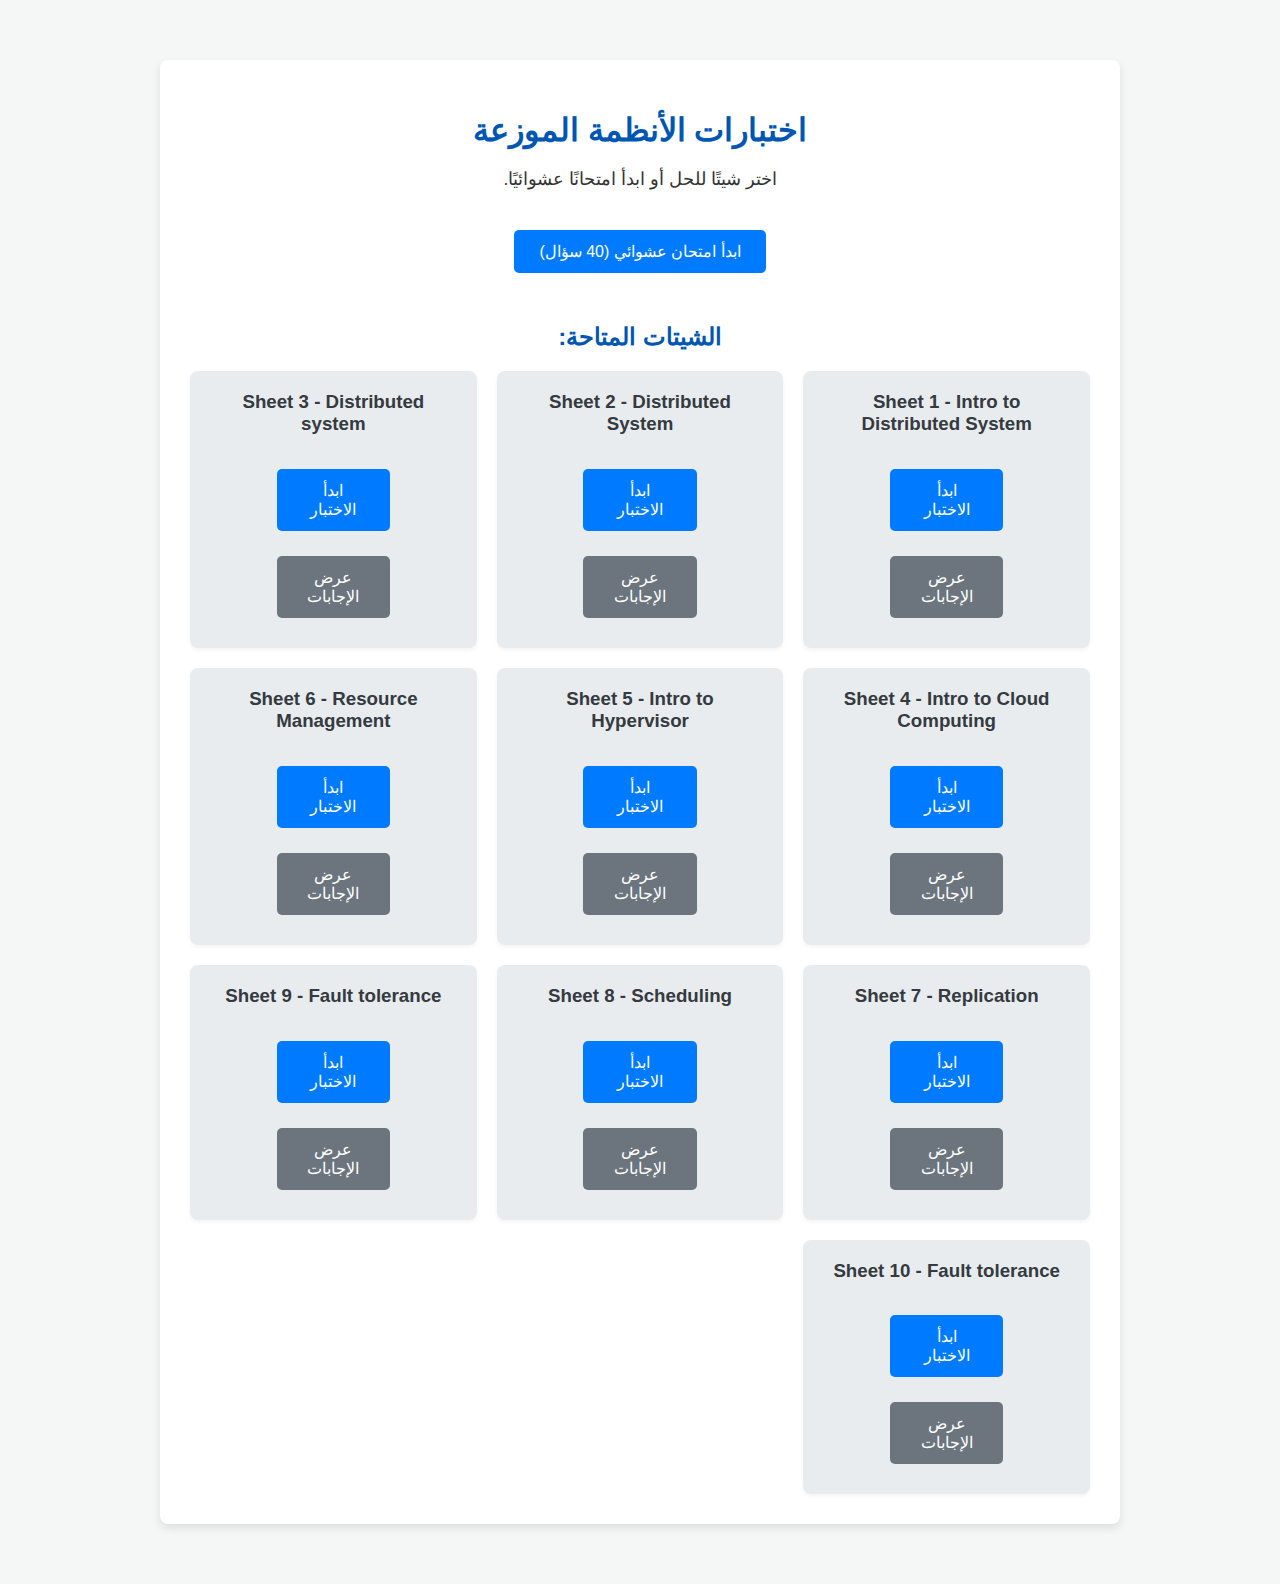
<file: index.html>
<!DOCTYPE html>
<html lang="ar" dir="rtl">
<head>
   <!-- Google Tag Manager -->
   <script>(function(w,d,s,l,i){w[l]=w[l]||[];w[l].push({'gtm.start':
   new Date().getTime(),event:'gtm.js'});var f=d.getElementsByTagName(s)[0],
   j=d.createElement(s),dl=l!='dataLayer'?'&l='+l:'';j.async=true;j.src=
   'https://www.googletagmanager.com/gtm.js?id='+i+dl;f.parentNode.insertBefore(j,f);
   })(window,document,'script','dataLayer','GTM-5FBRM797');</script>
   <!-- End Google Tag Manager -->
    <meta charset="UTF-8">
    <meta name="viewport" content="width=device-width, initial-scale=1.0">
    <title>صفحة الشيتات - أنظمة موزعة</title>
    <link rel="stylesheet" href="style.css">
</head>
<body>
  <!-- Google Tag Manager (noscript) -->
   <noscript><iframe src="https://www.googletagmanager.com/ns.html?id=GTM-5FBRM797"
   height="0" width="0" style="display:none;visibility:hidden"></iframe></noscript>
   <!-- End Google Tag Manager (noscript) -->
    <div class="container">
        <h1>اختبارات الأنظمة الموزعة</h1>
        <p>اختر شيتًا للحل أو ابدأ امتحانًا عشوائيًا.</p>

        <div class="main-options">
            <a href="random_exam.html" class="btn btn-primary">ابدأ امتحان عشوائي (40 سؤال)</a>
        </div>

        <h2>الشيتات المتاحة:</h2>
        <div id="sheets-list" class="sheets-grid">
            </div>
    </div>

    <script src="script.js"></script>
    <script>
        document.addEventListener('DOMContentLoaded', () => {
            loadSheetsList(); // Function to load sheets from script.js
        });
    </script>
</body>
</html>
</file>
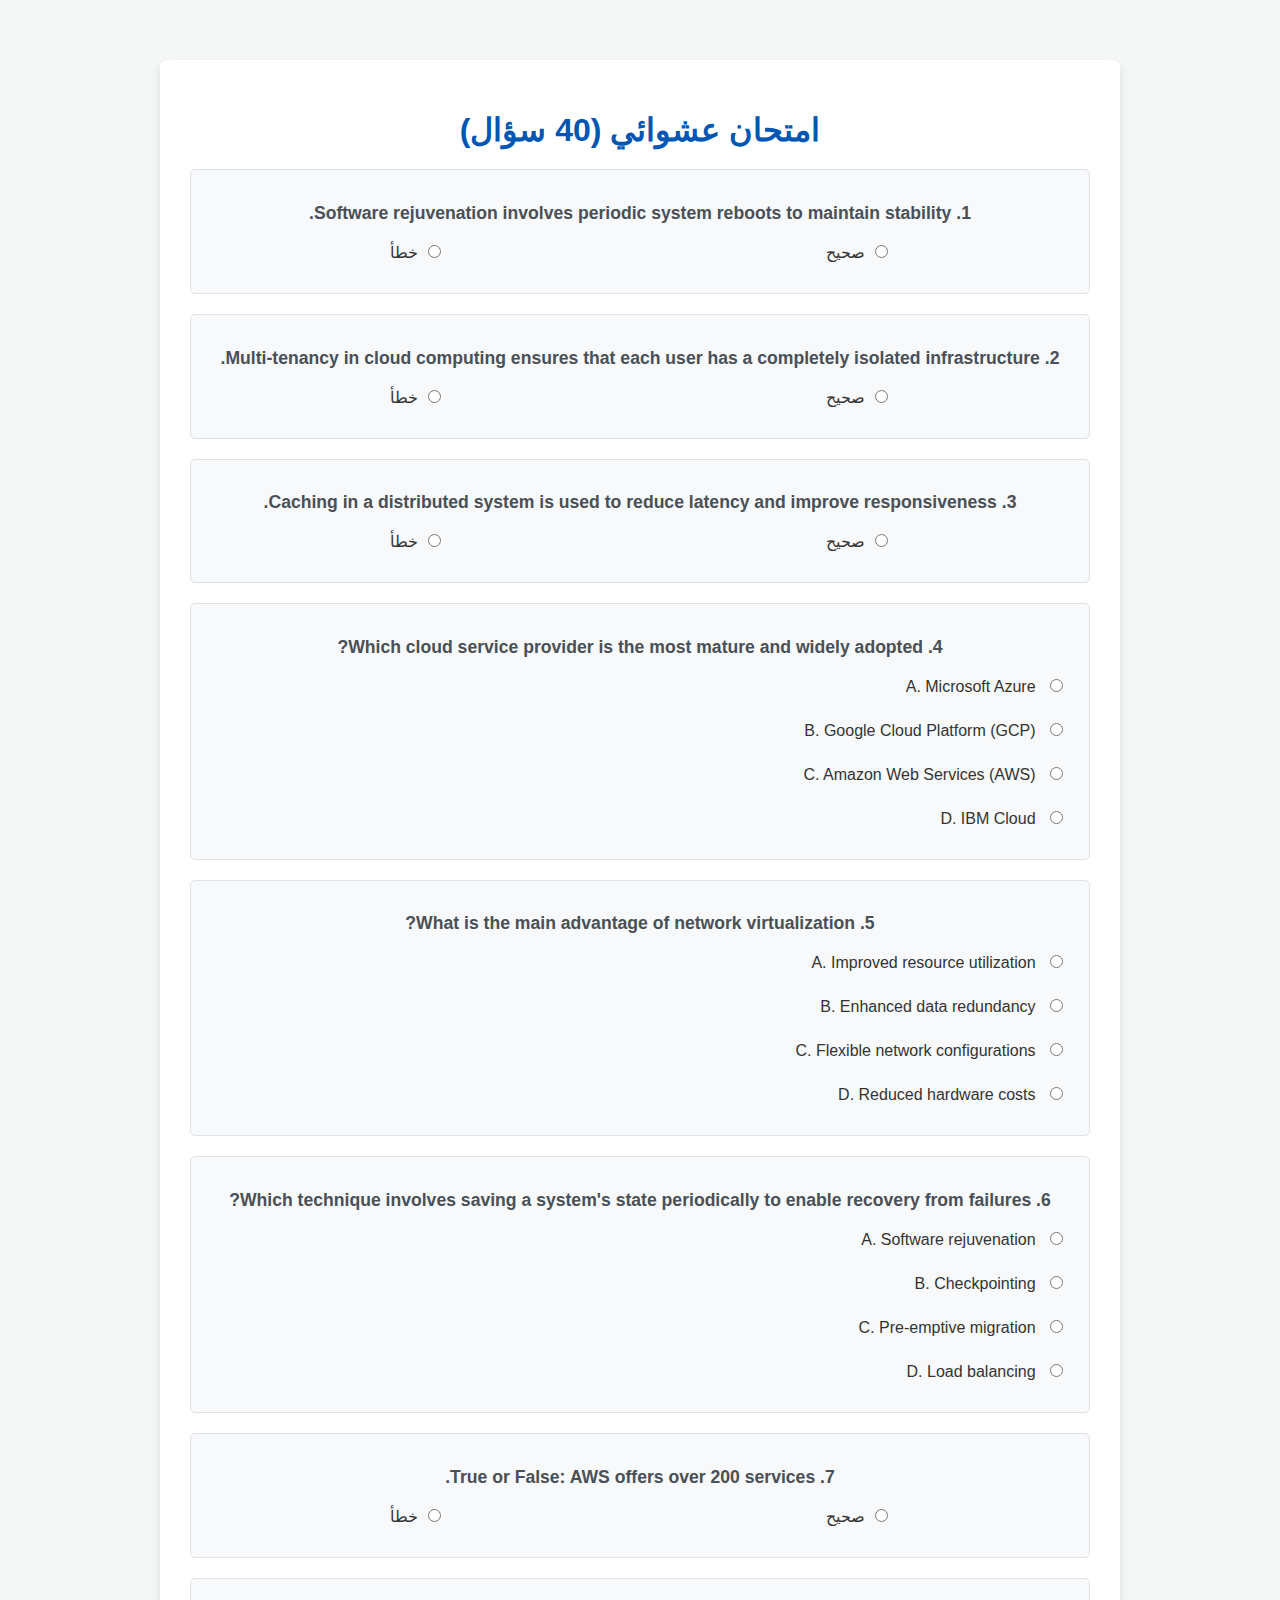
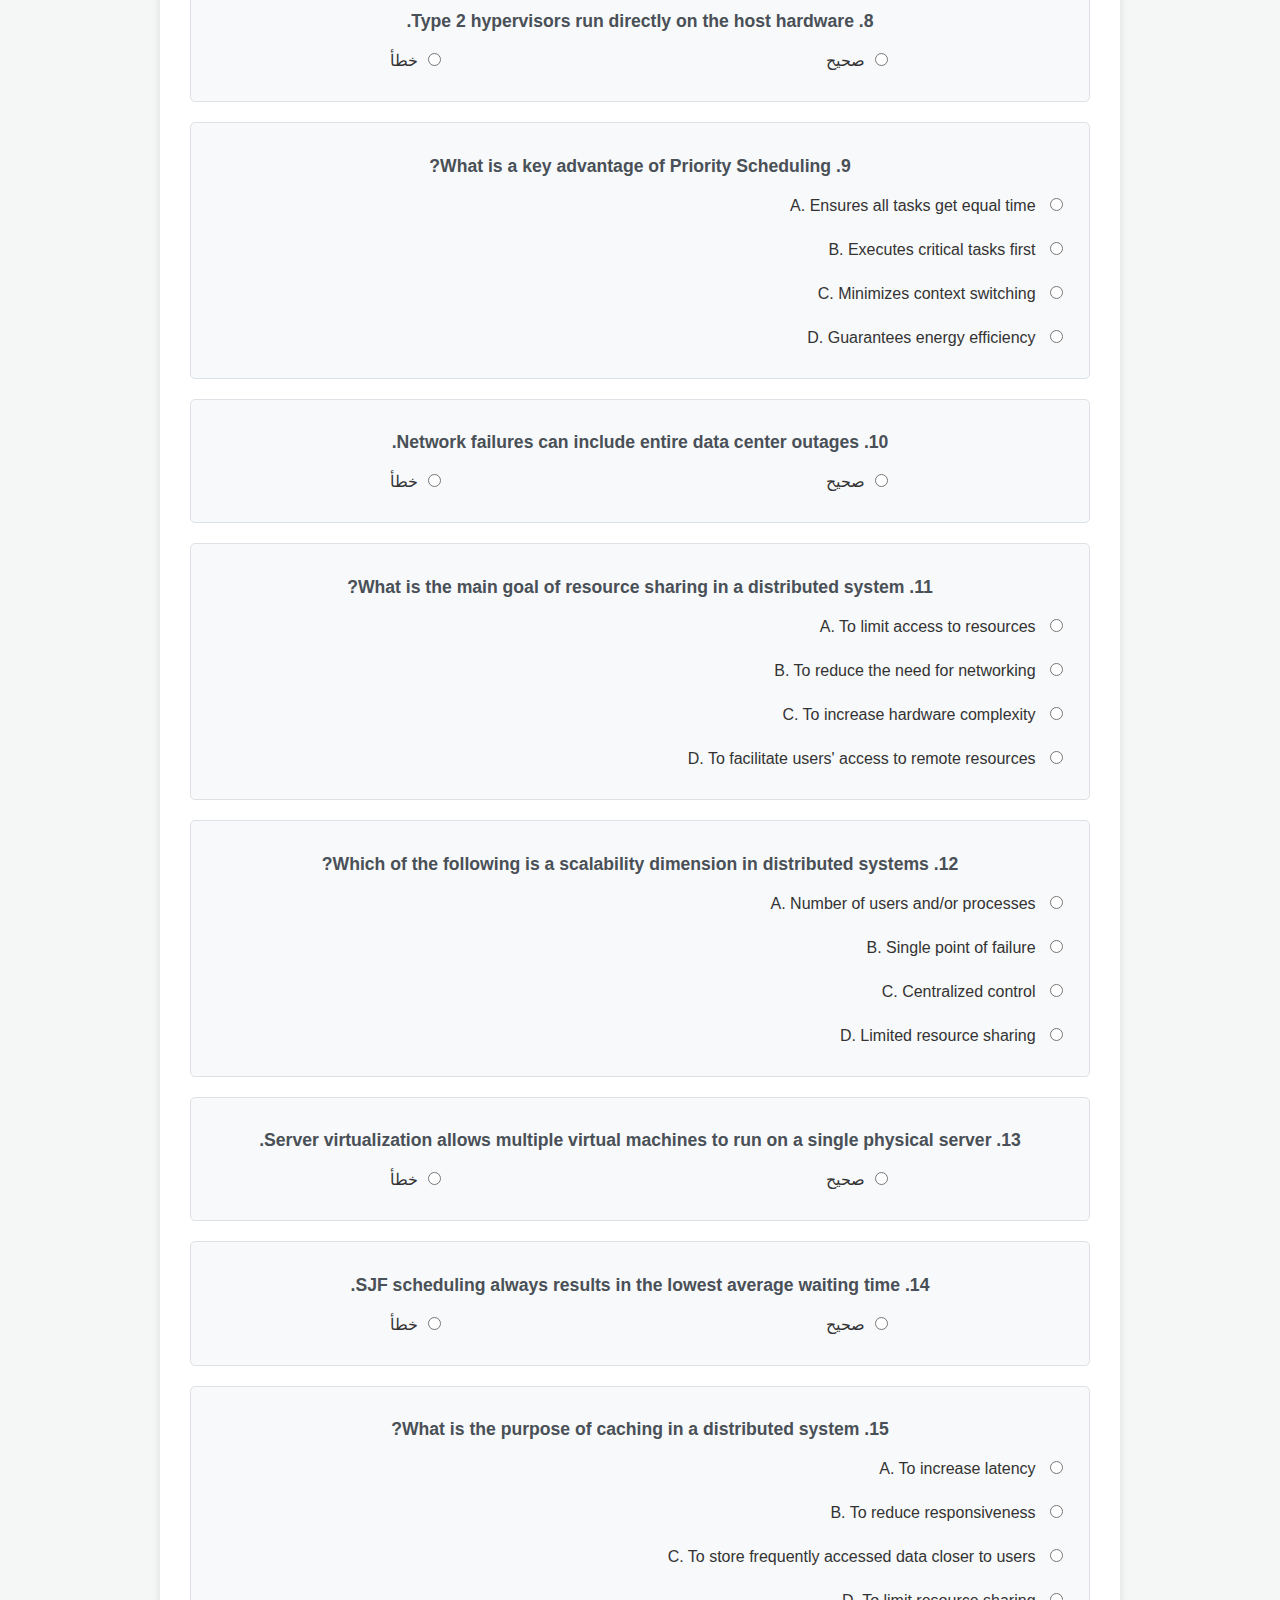
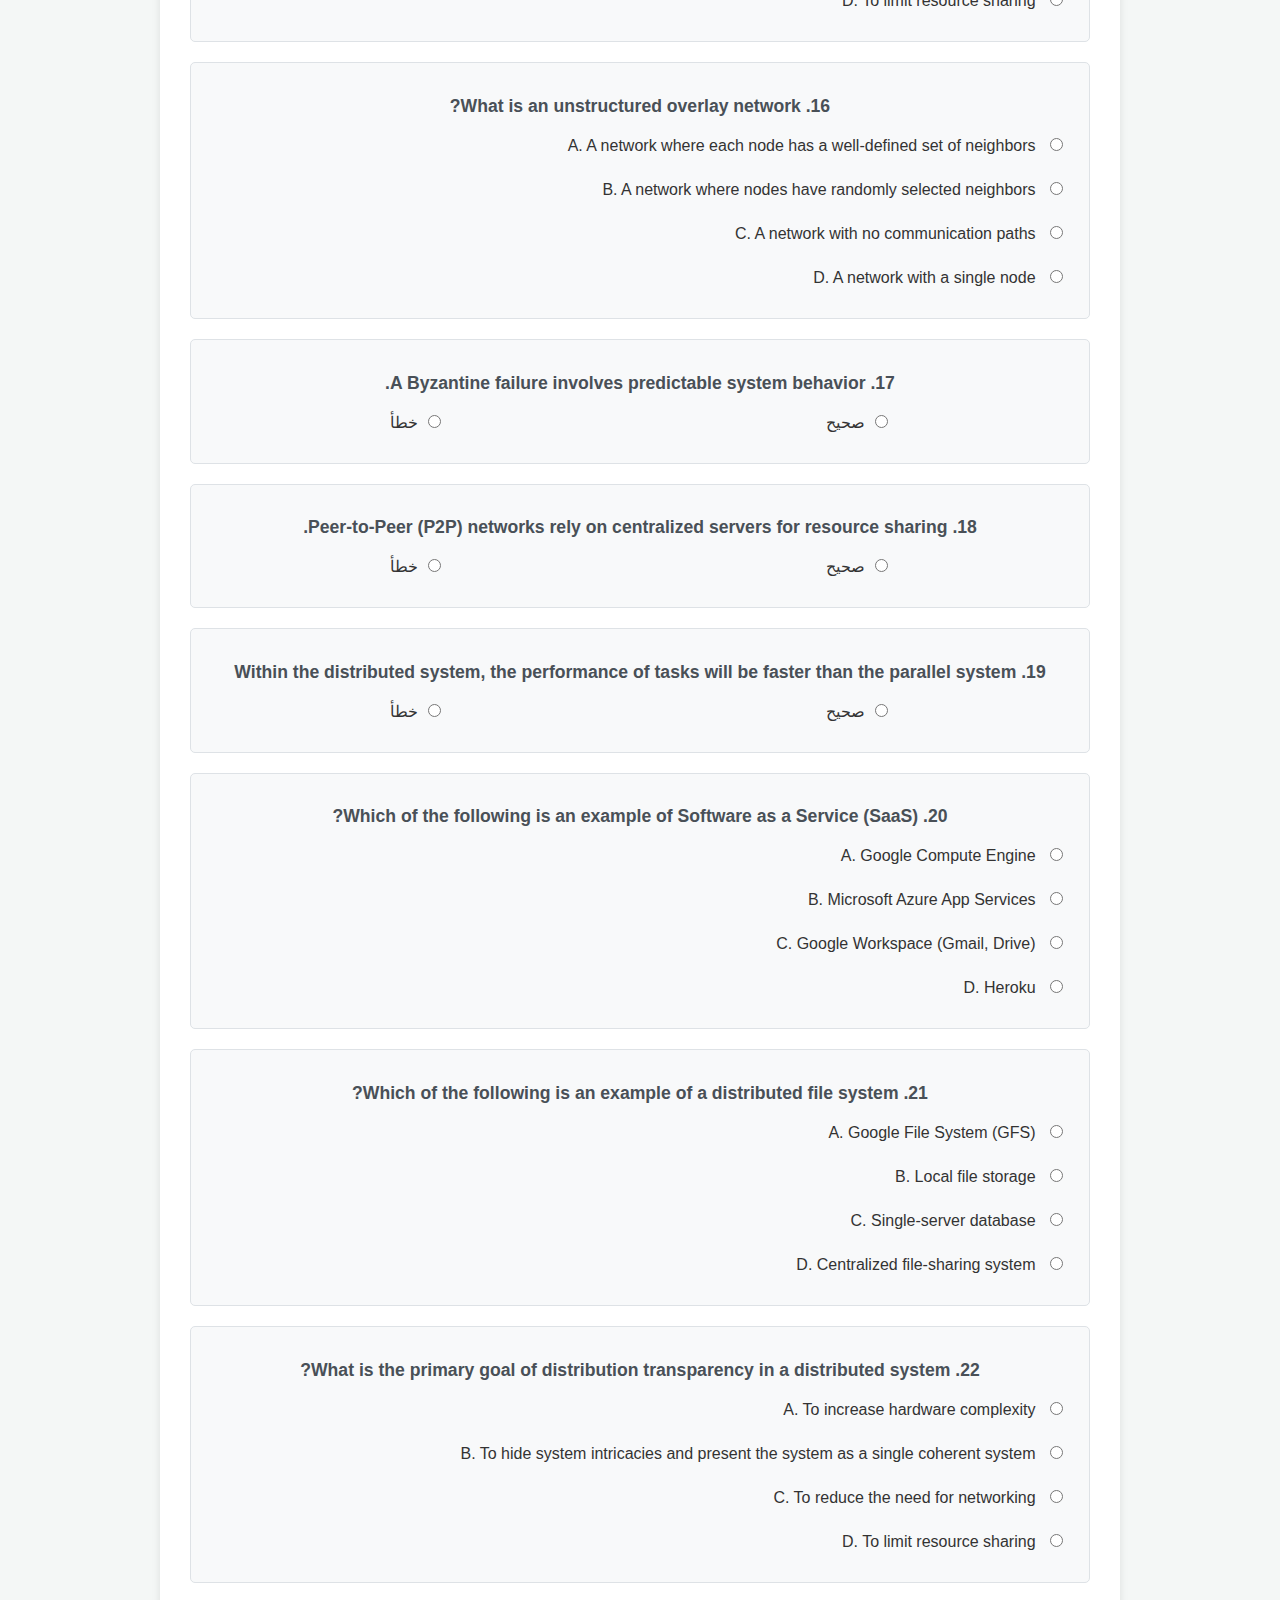
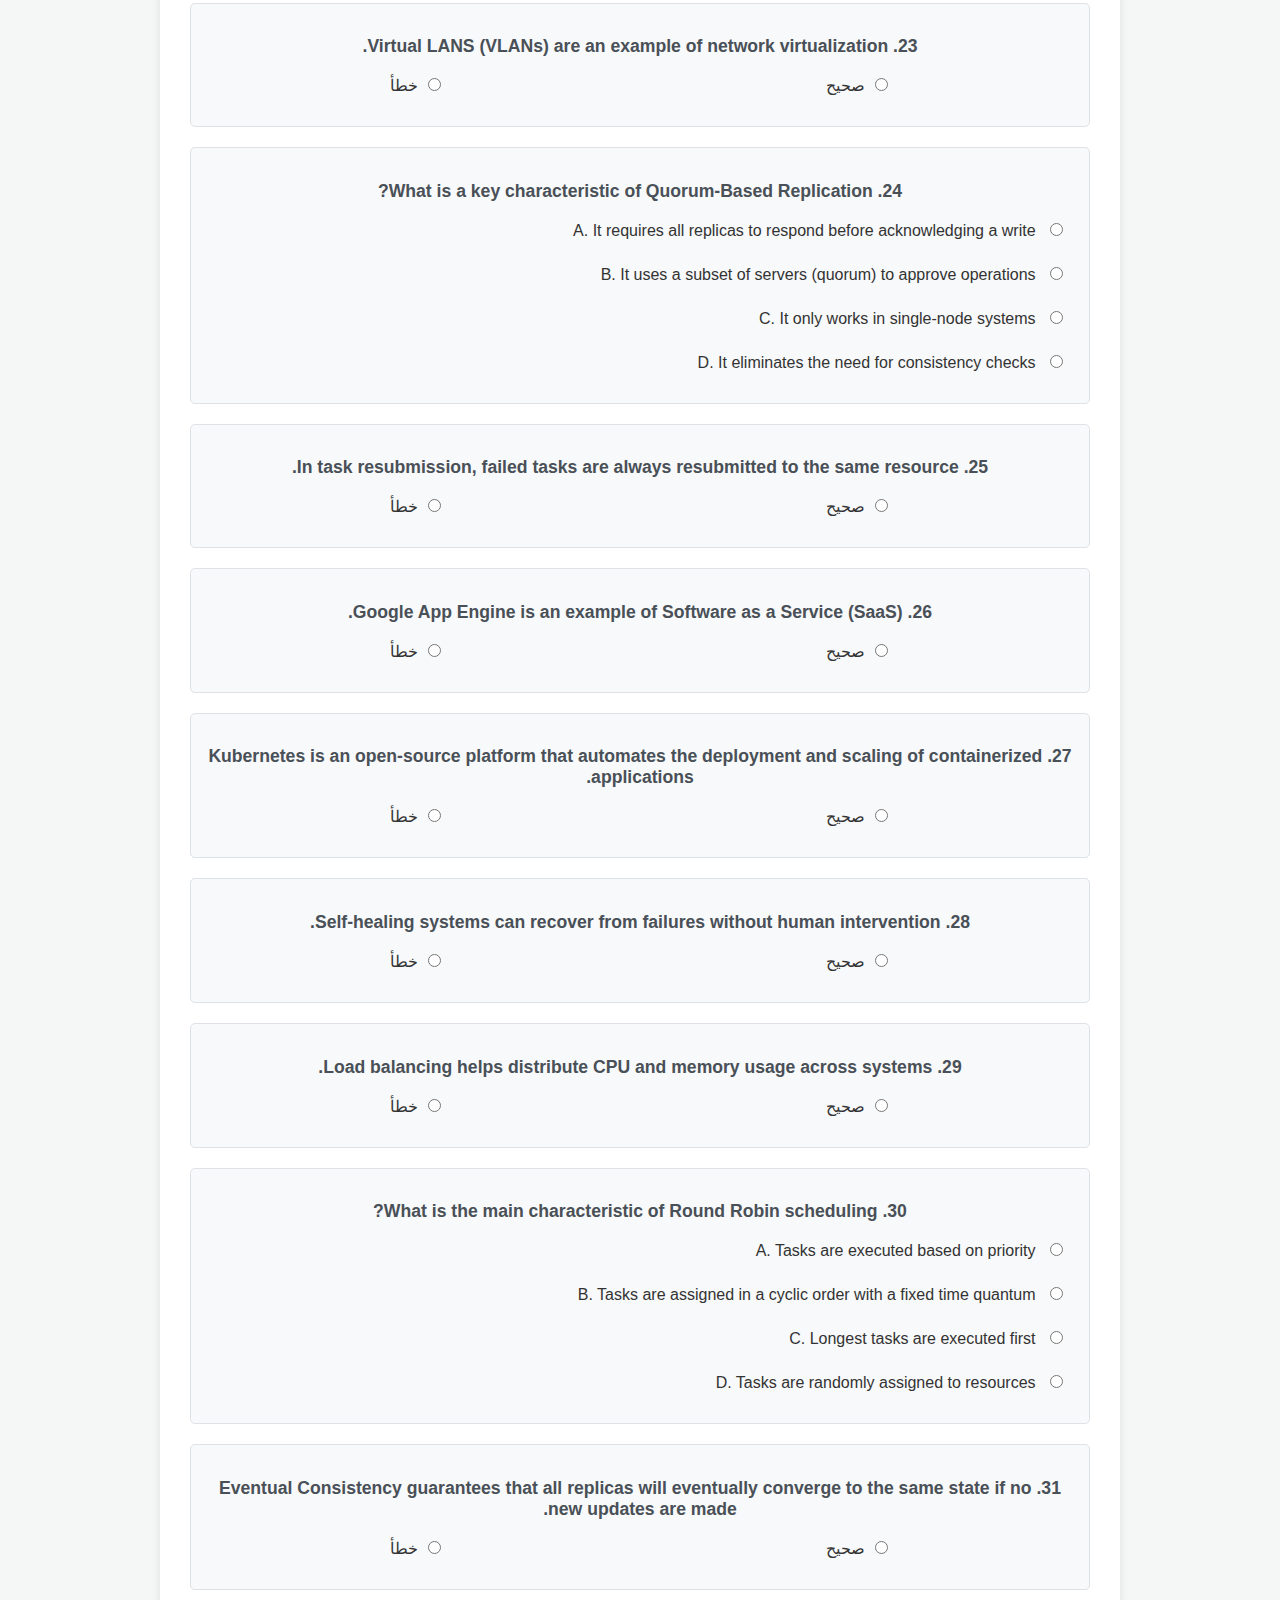
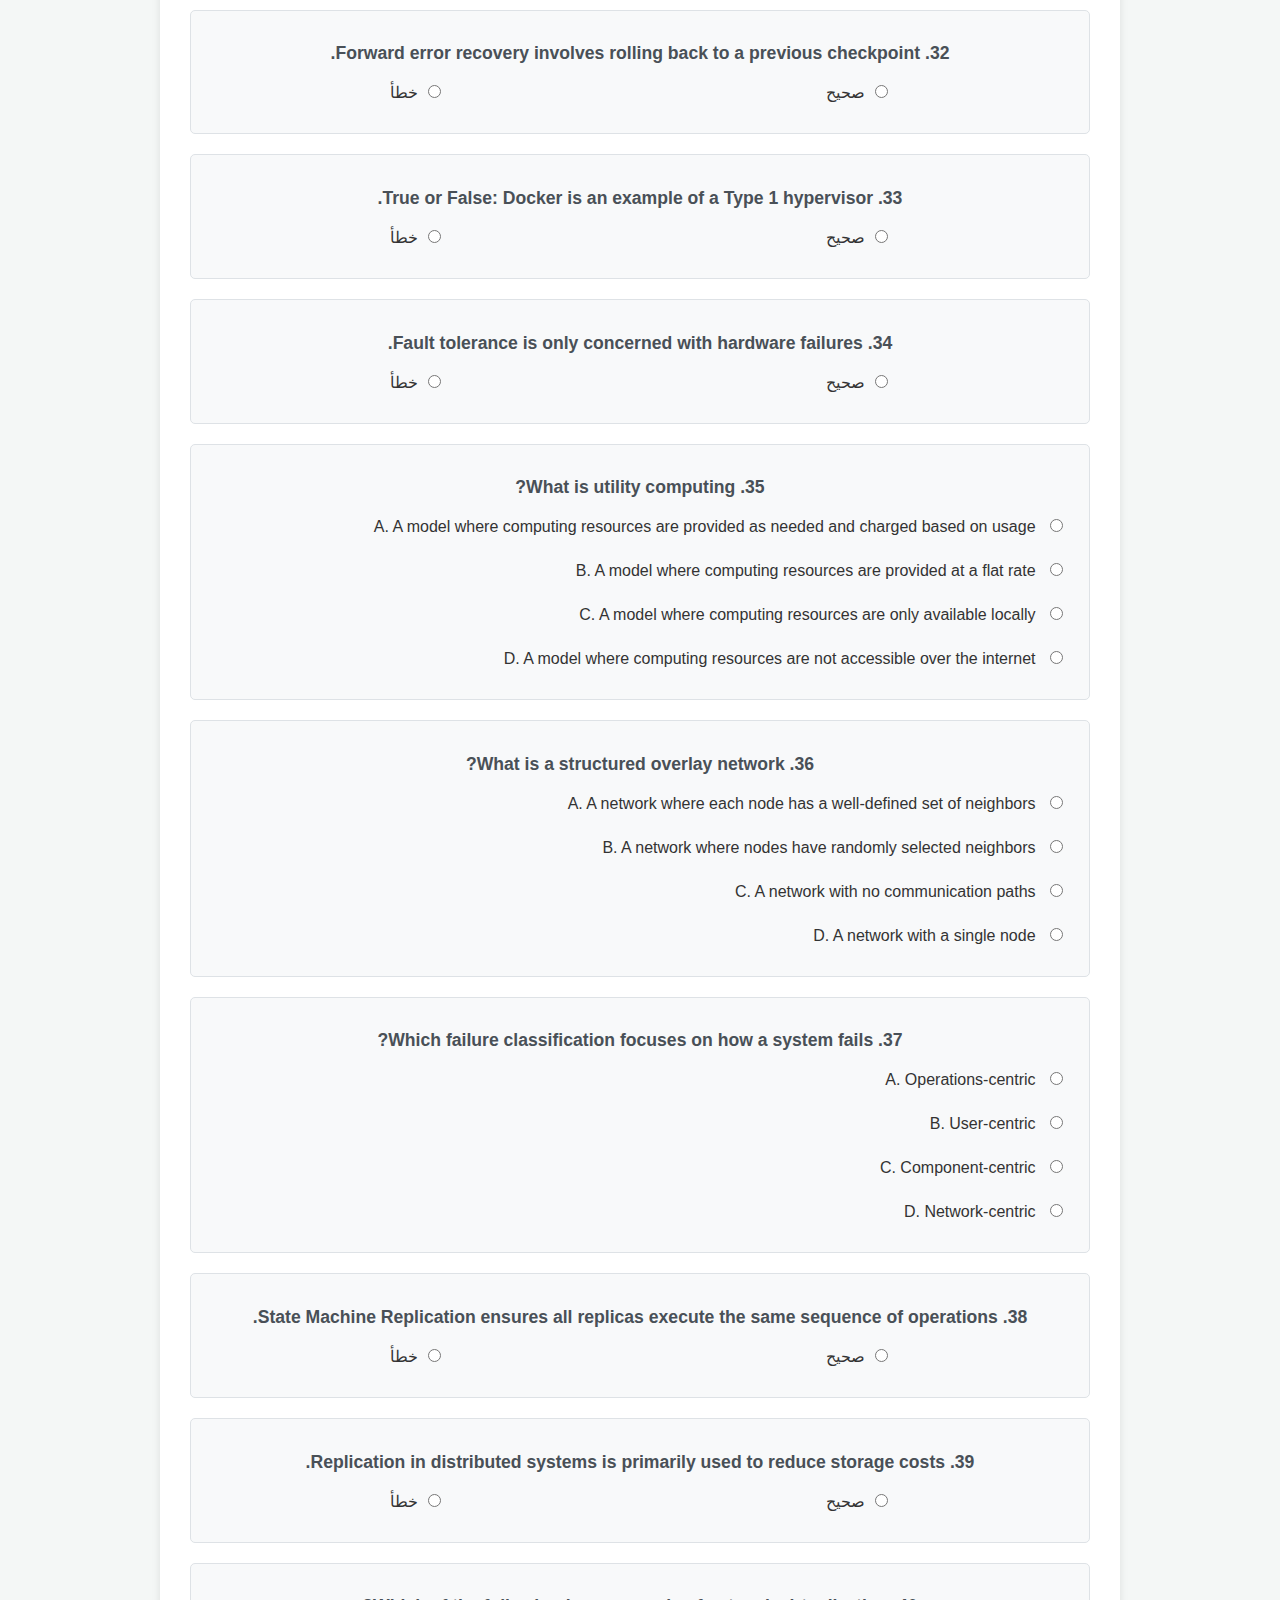
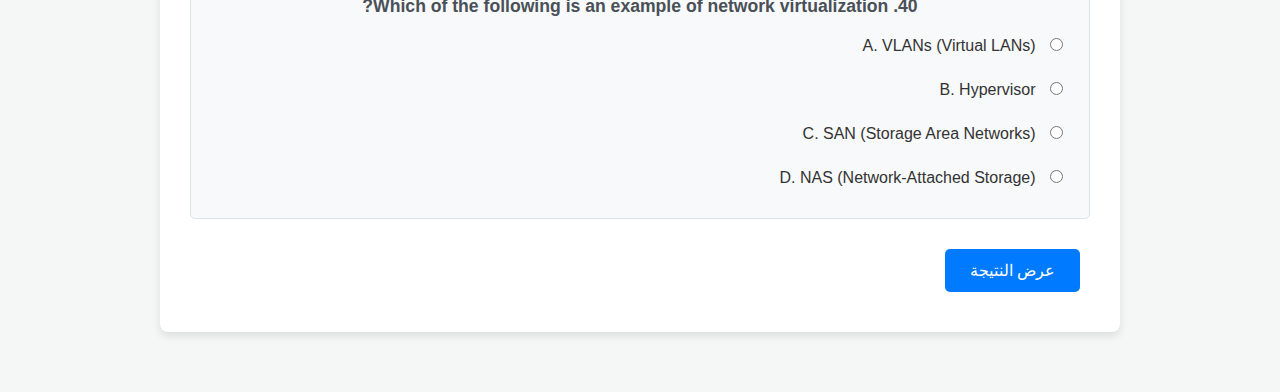
<file: random_exam.html>
<!DOCTYPE html>
<html lang="ar" dir="rtl">
<head>
    <!-- Google Tag Manager -->
<script>(function(w,d,s,l,i){w[l]=w[l]||[];w[l].push({'gtm.start':
new Date().getTime(),event:'gtm.js'});var f=d.getElementsByTagName(s)[0],
j=d.createElement(s),dl=l!='dataLayer'?'&l='+l:'';j.async=true;j.src=
'https://www.googletagmanager.com/gtm.js?id='+i+dl;f.parentNode.insertBefore(j,f);
})(window,document,'script','dataLayer','GTM-K8M78HPD');</script>
<!-- End Google Tag Manager -->
    <meta charset="UTF-8">
    <meta name="viewport" content="width=device-width, initial-scale=1.0">
    <title>الامتحان العشوائي - أنظمة موزعة</title>
    <link rel="stylesheet" href="style.css">
</head>
<body>
    <!-- Google Tag Manager (noscript) -->
<noscript><iframe src="https://www.googletagmanager.com/ns.html?id=GTM-K8M78HPD"
height="0" width="0" style="display:none;visibility:hidden"></iframe></noscript>
<!-- End Google Tag Manager (noscript) -->
    <div class="container">
        <h1>امتحان عشوائي (40 سؤال)</h1>

        <div id="quiz-section">
            <form id="random-quiz-form" class="quiz-form">
                </form>
            <button id="submit-random-quiz-btn" class="btn btn-primary">عرض النتيجة</button>
        </div>

        <div id="results-section" class="results-section" style="display:none;">
            <h2>نتيجتك: <span id="score-display"></span></h2>
            <div id="review-section">
                </div>
            <button onclick="window.location.href='index.html'" class="btn btn-secondary">العودة للصفحة الرئيسية</button>
        </div>
    </div>

    <script src="script.js"></script>
    <script>
        document.addEventListener('DOMContentLoaded', () => {
            loadRandomExam(); // Function to load random exam from script.js
            document.getElementById('submit-random-quiz-btn').addEventListener('click', submitRandomQuiz); // Function from script.js
        });
    </script>
</body>
</html>
</file>
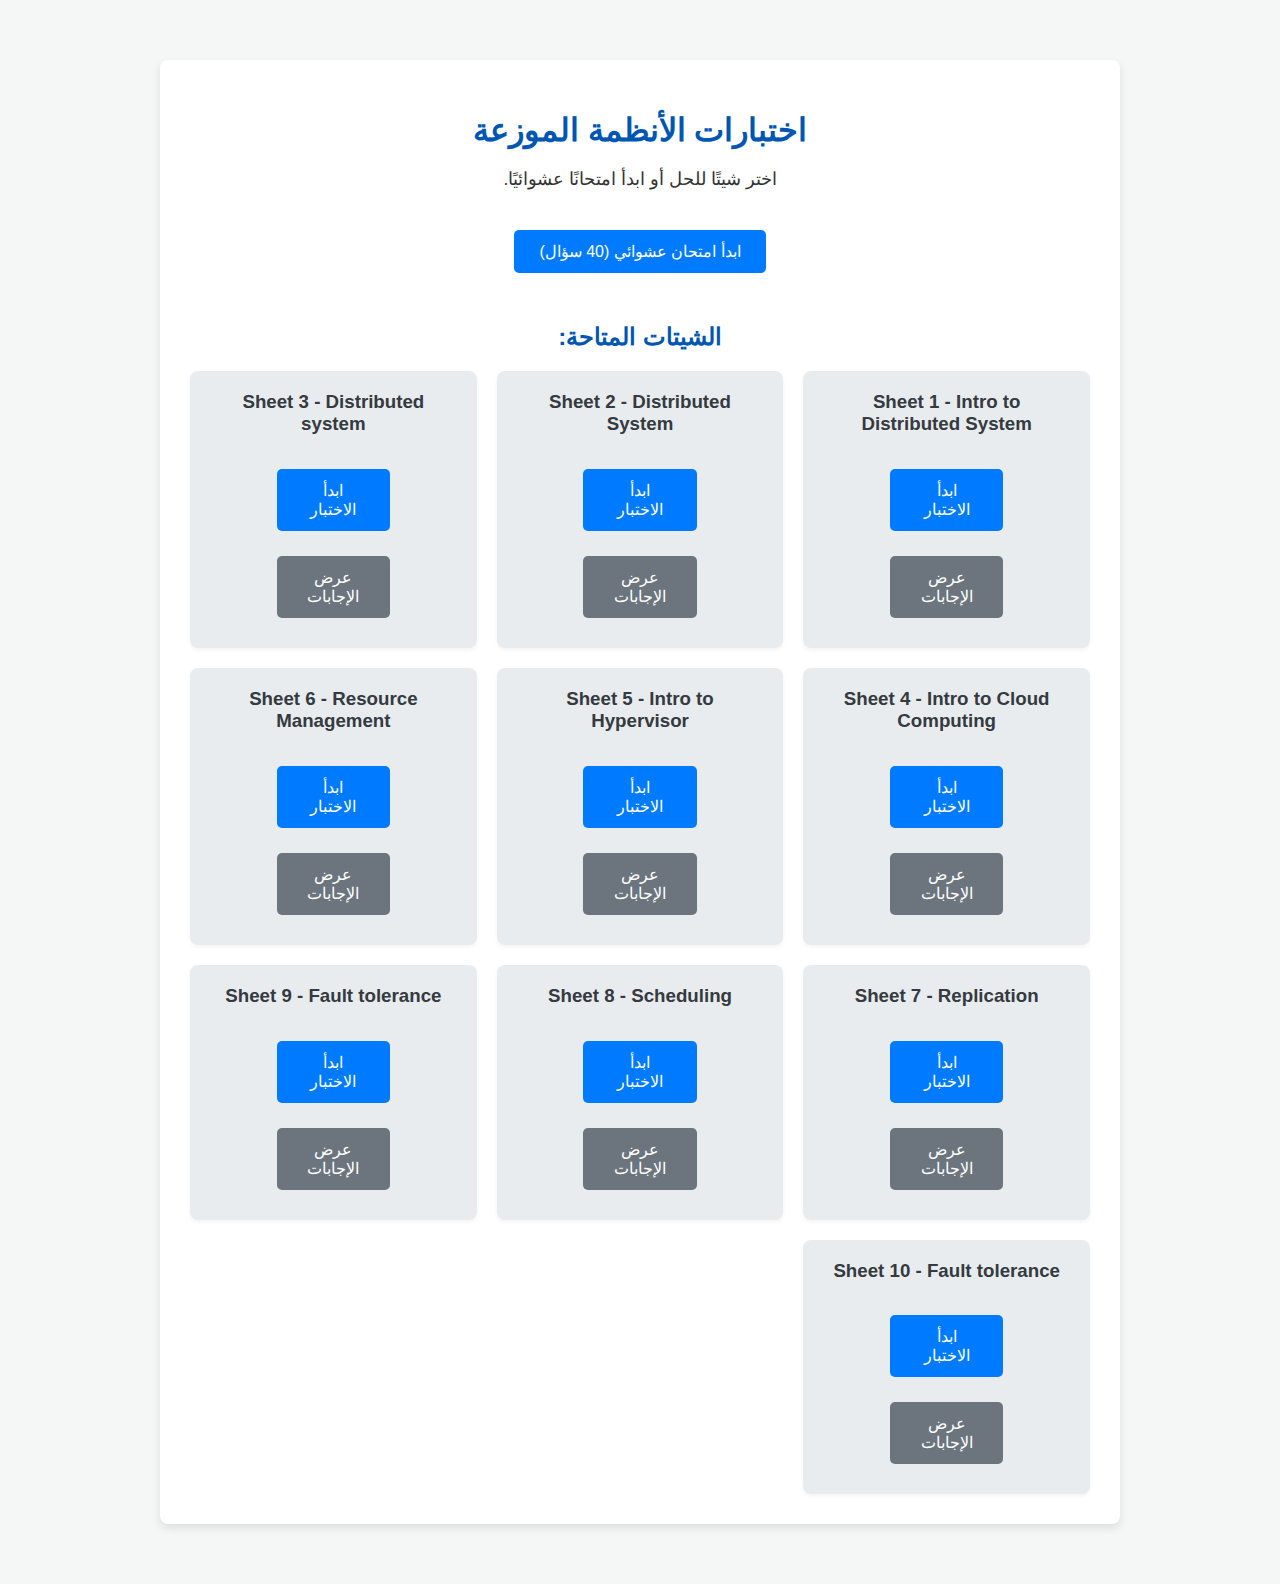
<file: sheet_quiz.html>
<!DOCTYPE html>
<html lang="ar" dir="rtl">
<head>
   <!-- Google Tag Manager -->
   <script>(function(w,d,s,l,i){w[l]=w[l]||[];w[l].push({'gtm.start':
   new Date().getTime(),event:'gtm.js'});var f=d.getElementsByTagName(s)[0],
   j=d.createElement(s),dl=l!='dataLayer'?'&l='+l:'';j.async=true;j.src=
   'https://www.googletagmanager.com/gtm.js?id='+i+dl;f.parentNode.insertBefore(j,f);
   })(window,document,'script','dataLayer','GTM-5FBRM797');</script>
   <!-- End Google Tag Manager -->
    <meta charset="UTF-8">
    <meta name="viewport" content="width=device-width, initial-scale=1.0">
    <title id="sheet-title">حل الشيت - أنظمة موزعة</title>
    <link rel="stylesheet" href="style.css">
</head>
<body>
  <!-- Google Tag Manager (noscript) -->
   <noscript><iframe src="https://www.googletagmanager.com/ns.html?id=GTM-5FBRM797"
   height="0" width="0" style="display:none;visibility:hidden"></iframe></noscript>
   <!-- End Google Tag Manager (noscript) -->
    <div class="container">
        <h1 id="quiz-header"></h1>
        <div class="mode-toggle">
            <button id="solve-mode-btn" class="btn active">وضع الحل</button>
            <button id="view-answers-mode-btn" class="btn">عرض الإجابات</button>
        </div>

        <div id="quiz-section">
            <form id="quiz-form" class="quiz-form">
                </form>
            <button id="submit-quiz-btn" class="btn btn-primary">عرض النتيجة</button>
        </div>

        <div id="results-section" class="results-section" style="display:none;">
            <h2>نتيجتك: <span id="score-display"></span></h2>
            <div id="review-section">
                </div>
            <button onclick="window.location.href='index.html'" class="btn btn-secondary">العودة للصفحة الرئيسية</button>
        </div>

        <div id="answers-section" class="answers-section" style="display:none;">
            <h2>الإجابات الصحيحة</h2>
            <div id="correct-answers-display">
                </div>
            <button onclick="window.location.href='index.html'" class="btn btn-secondary">العودة للصفحة الرئيسية</button>
        </div>
    </div>

    <script src="script.js"></script>
    <script>
        document.addEventListener('DOMContentLoaded', () => {
            const urlParams = new URLSearchParams(window.location.search);
            const sheetName = urlParams.get('sheet');
            if (sheetName) {
                loadSheetForQuiz(sheetName); // Function to load a specific sheet from script.js
            } else {
                // Handle case where no sheet is specified (e.g., redirect to index)
                window.location.href = 'index.html';
            }

            document.getElementById('solve-mode-btn').addEventListener('click', () => toggleMode('solve'));
            document.getElementById('view-answers-mode-btn').addEventListener('click', () => toggleMode('answers'));
            document.getElementById('submit-quiz-btn').addEventListener('click', submitQuiz); // Function from script.js
        });
    </script>
</body>
</html>
</file>
<file: style.css>
body {
    font-family: 'Arial', sans-serif;
    margin: 0;
    padding: 20px;
    background-color: #f4f7f6;
    color: #333;
    direction: rtl; /* Set text direction to right-to-left for Arabic */
    text-align: right; /* Align text to the right for Arabic */
}

.container {
    max-width: 900px;
    margin: 40px auto;
    background-color: #ffffff;
    padding: 30px;
    border-radius: 8px;
    box-shadow: 0 4px 8px rgba(0, 0, 0, 0.1);
}

h1, h2 {
    color: #0056b3;
    text-align: center;
    margin-bottom: 20px;
}

p {
    font-size: 1.1em;
    text-align: center;
    margin-bottom: 30px;
}

.main-options {
    text-align: center;
    margin-bottom: 40px;
}

.btn {
    display: inline-block;
    padding: 12px 25px;
    margin: 10px;
    border: none;
    border-radius: 5px;
    cursor: pointer;
    font-size: 1em;
    text-decoration: none;
    transition: background-color 0.3s ease;
    text-align: center;
}

.btn-primary {
    background-color: #007bff;
    color: white;
}

.btn-primary:hover {
    background-color: #0056b3;
}

.btn-secondary {
    background-color: #6c757d;
    color: white;
}

.btn-secondary:hover {
    background-color: #5a6268;
}

.sheets-grid {
    display: grid;
    grid-template-columns: repeat(auto-fit, minmax(280px, 1fr));
    gap: 20px;
}

.sheet-card {
    background-color: #e9ecef;
    padding: 20px;
    border-radius: 8px;
    box-shadow: 0 2px 4px rgba(0, 0, 0, 0.05);
    text-align: center;
}

.sheet-card h3 {
    margin-top: 0;
    color: #343a40;
}

.sheet-card .btn {
    margin-top: 15px;
    width: calc(50% - 10px); /* Adjust width for two buttons */
    box-sizing: border-box;
}

/* Quiz specific styles */
.quiz-form .question-item {
    background-color: #f8f9fa;
    border: 1px solid #dee2e6;
    border-radius: 5px;
    padding: 15px;
    margin-bottom: 20px;
}

.quiz-form .question-item p.question-text {
    font-weight: bold;
    margin-bottom: 10px;
    color: #495057;
    font-size: 1.1em;
}

.quiz-form .options-group label {
    display: block;
    margin-bottom: 8px;
    cursor: pointer;
    padding: 8px;
    border-radius: 4px;
    transition: background-color 0.2s ease;
}

.quiz-form .options-group label:hover {
    background-color: #e2e6ea;
}

.quiz-form .options-group input[type="radio"],
.quiz-form .options-group input[type="checkbox"] {
    margin-left: 10px; /* Adjust margin for RTL */
}

.quiz-form .true-false-options {
    display: flex;
    justify-content: flex-end; /* Align buttons to the right */
    gap: 15px; /* Spacing between buttons */
}

.quiz-form .true-false-options label {
    flex-grow: 1; /* Allow labels to grow to fill space */
    text-align: center; /* Center text within true/false labels */
}


.submit-btn-container {
    text-align: center;
    margin-top: 30px;
}

/* Results section */
.results-section, .answers-section {
    margin-top: 40px;
    padding-top: 20px;
    border-top: 1px solid #dee2e6;
}

.results-section h2, .answers-section h2 {
    color: #28a745; /* Green for success */
}

.results-section #score-display {
    font-size: 1.5em;
    font-weight: bold;
}

.review-item {
    background-color: #f8f9fa;
    border: 1px solid #dee2e6;
    border-radius: 5px;
    padding: 15px;
    margin-bottom: 15px;
}

.review-item .question-text {
    font-weight: bold;
    margin-bottom: 8px;
    color: #495057;
}

.review-item .user-answer, .review-item .correct-answer {
    margin-bottom: 5px;
}

.review-item .correct {
    color: #28a745; /* Green for correct */
    font-weight: bold;
}

.review-item .incorrect {
    color: #dc3545; /* Red for incorrect */
    font-weight: bold;
}

/* Specific styles for showing correct answers mode */
.answers-section .answer-item {
    background-color: #e9f7ef; /* Light green background */
    border: 1px solid #d4edda;
    border-radius: 5px;
    padding: 15px;
    margin-bottom: 15px;
}

.answers-section .answer-item .question-text {
    font-weight: bold;
    color: #218838; /* Darker green */
    margin-bottom: 8px;
}

.answers-section .answer-item .correct-solution {
    font-style: italic;
    color: #007bff; /* Blue for the correct solution text */
    font-weight: bold;
}


/* Mode toggle buttons */
.mode-toggle {
    text-align: center;
    margin-bottom: 20px;
}

.mode-toggle .btn {
    background-color: #f0f0f0;
    color: #333;
    border: 1px solid #ccc;
}

.mode-toggle .btn.active {
    background-color: #007bff;
    color: white;
    border-color: #007bff;
}

/* Responsive adjustments */
@media (max-width: 768px) {
    .container {
        margin: 20px auto;
        padding: 20px;
    }
    .sheets-grid {
        grid-template-columns: 1fr;
    }
    .sheet-card .btn {
        width: calc(100% - 10px);
    }
}
</file>
